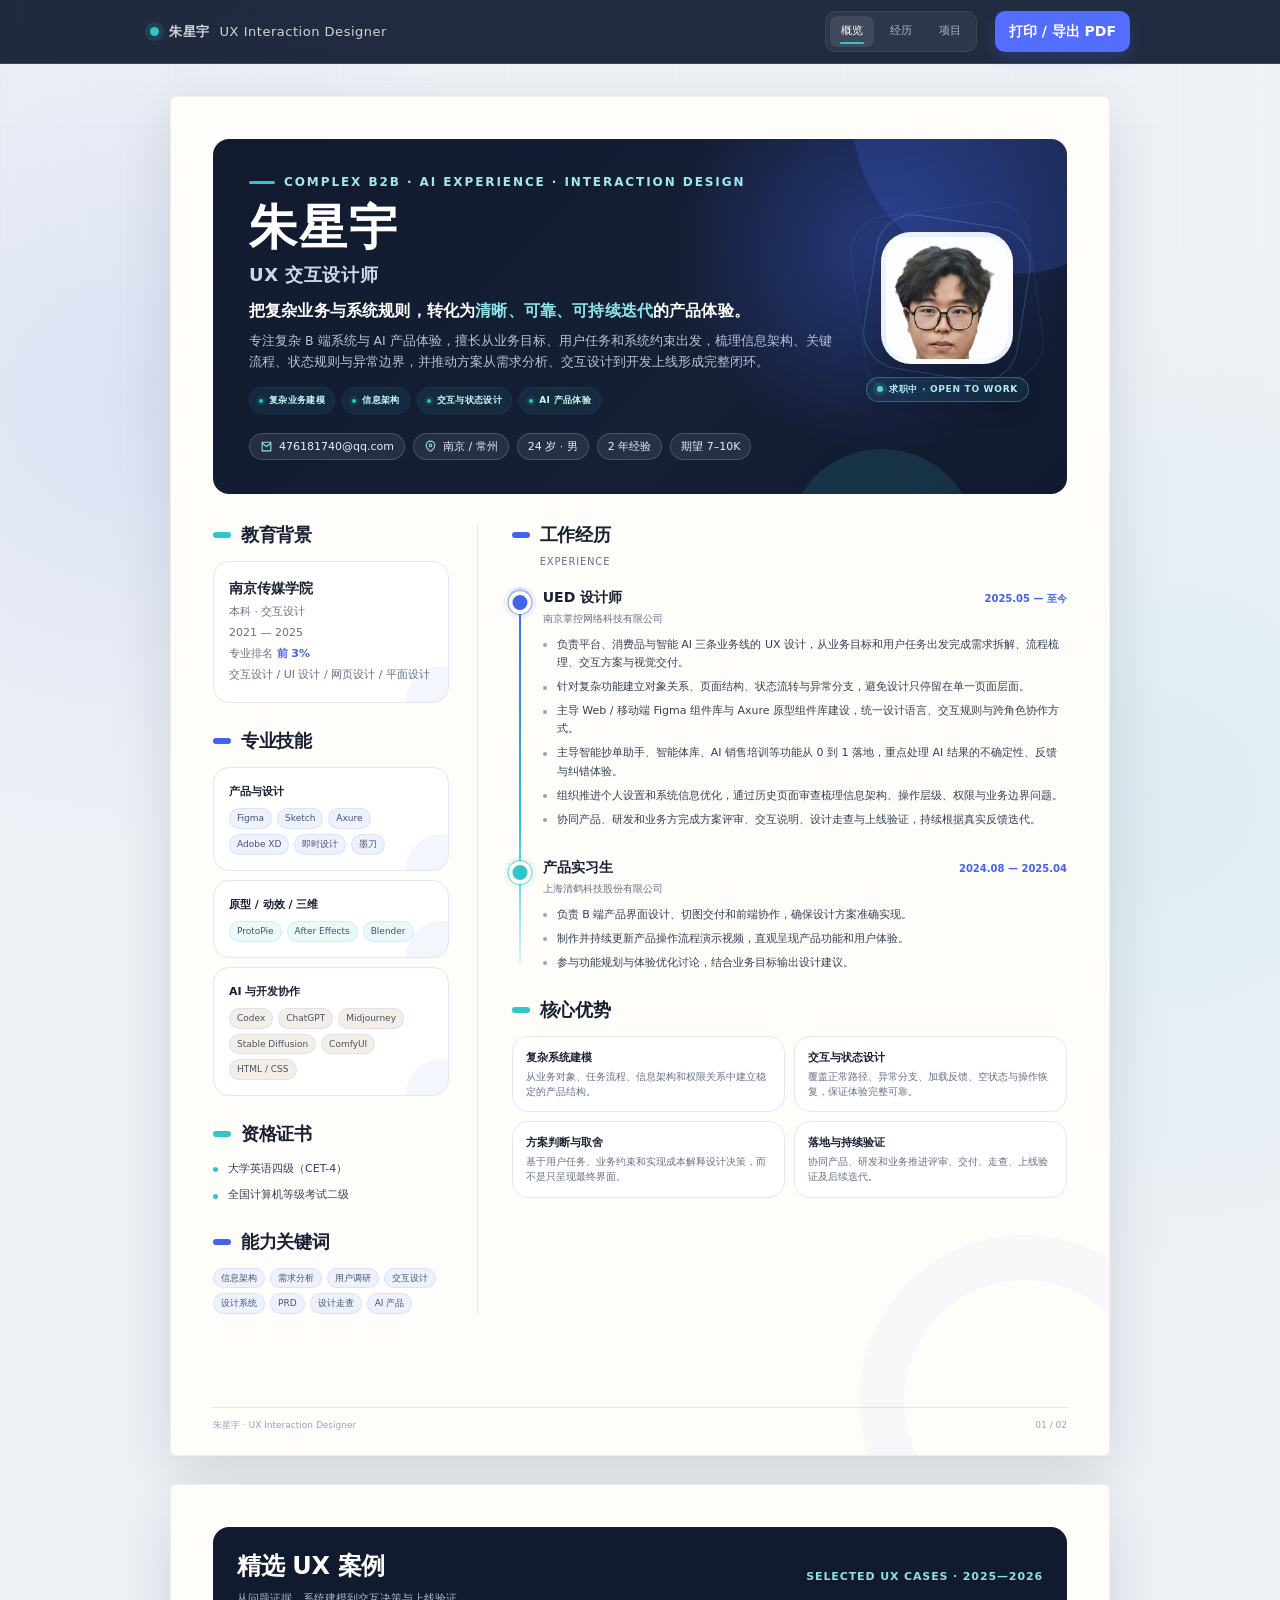
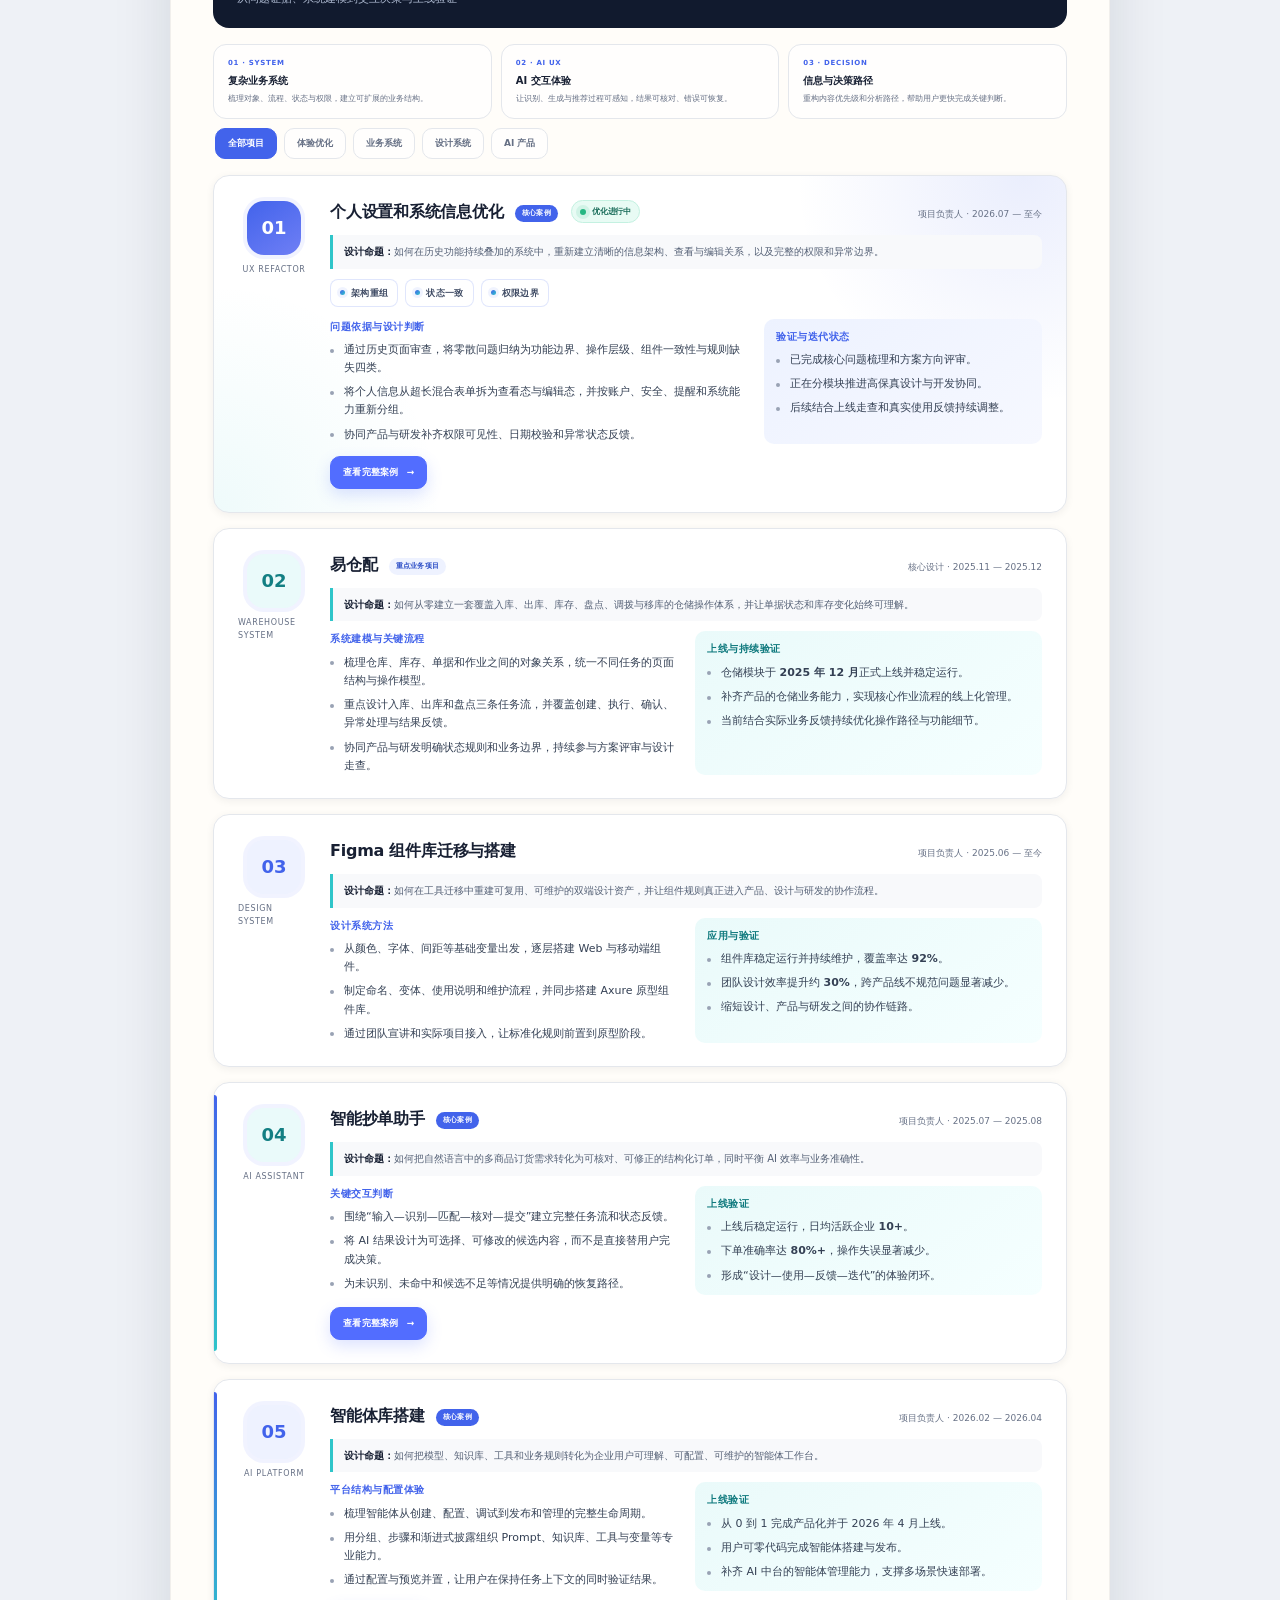
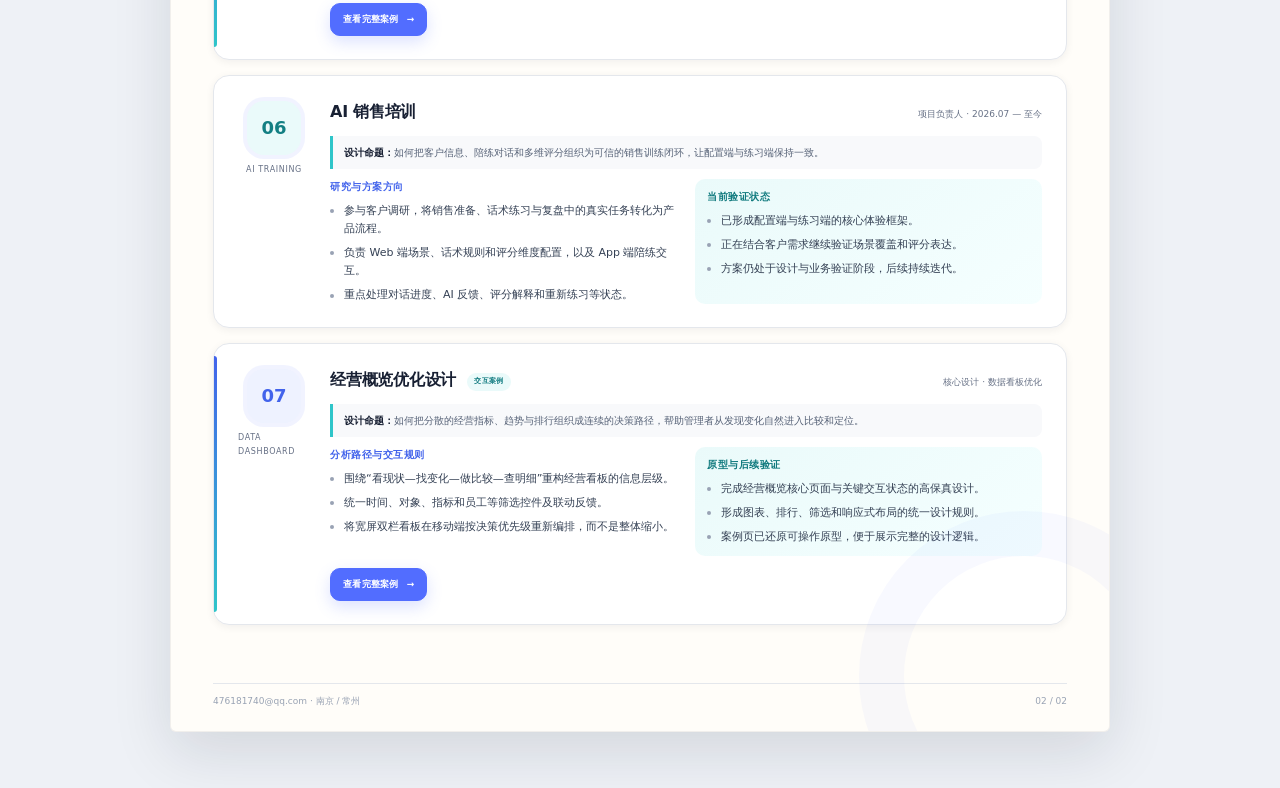
<file: index.html>
<!doctype html>
<html lang="zh-CN">
<head>
  <meta charset="utf-8" />
  <meta name="viewport" content="width=device-width, initial-scale=1" />
  <meta name="description" content="朱星宇｜专注复杂业务系统与 AI 产品体验的 UX 交互设计师作品集" />
  <link rel="icon" href="data:," />
  <title>朱星宇｜UX 交互设计师作品集</title>
  <script>document.documentElement.classList.add("js")</script>
  <style>
    :root {
      --navy: #111a2e;
      --navy-2: #1d2943;
      --blue: #4263eb;
      --cyan: #2fc5c9;
      --ink: #182033;
      --text: #344054;
      --muted: #667085;
      --line: #e4e7ec;
      --paper: #fffdf9;
      --canvas: #eef1f6;
      --soft-blue: #eef2ff;
      --soft-cyan: #eafafa;
      --soft-sand: #f4efe6;
      --white: #ffffff;
      --radius: 18px;
      --shadow: 0 18px 55px rgba(17, 24, 39, 0.12);
    }

    * { box-sizing: border-box; }

    html { scroll-behavior: smooth; }

    body {
      margin: 0;
      color: var(--text);
      background:
        radial-gradient(circle at 10% 10%, rgba(66, 99, 235, .10), transparent 28rem),
        radial-gradient(circle at 90% 20%, rgba(47, 197, 201, .09), transparent 30rem),
        var(--canvas);
      font-family: Inter, "SF Pro Display", "PingFang SC", "Microsoft YaHei", system-ui, -apple-system, sans-serif;
      font-size: 14px;
      line-height: 1.65;
      -webkit-font-smoothing: antialiased;
    }

    ::selection { color: #fff; background: var(--blue); }

    body::before {
      content: "";
      position: fixed;
      z-index: -1;
      inset: 0;
      opacity: .36;
      background-image:
        linear-gradient(rgba(17, 26, 46, .035) 1px, transparent 1px),
        linear-gradient(90deg, rgba(17, 26, 46, .035) 1px, transparent 1px);
      background-size: 42px 42px;
      mask-image: linear-gradient(to bottom, #000, transparent 75%);
      pointer-events: none;
    }

    a { color: inherit; text-decoration: none; }

    .toolbar {
      position: sticky;
      z-index: 20;
      top: 0;
      display: flex;
      align-items: center;
      justify-content: space-between;
      min-height: 64px;
      padding: 10px max(20px, calc((100vw - 980px) / 2));
      color: rgba(255,255,255,.8);
      background: rgba(17, 26, 46, .92);
      border-bottom: 1px solid rgba(255,255,255,.08);
      backdrop-filter: blur(14px);
    }

    .toolbar__brand {
      display: flex;
      align-items: center;
      gap: 10px;
      font-size: 13px;
      letter-spacing: .04em;
    }

    .toolbar__dot {
      width: 9px;
      height: 9px;
      border-radius: 99px;
      background: var(--cyan);
      box-shadow: 0 0 0 5px rgba(47,197,201,.14);
    }

    .toolbar__nav {
      display: flex;
      align-items: center;
      gap: 5px;
      margin-left: auto;
      margin-right: 18px;
      padding: 4px;
      background: rgba(255,255,255,.055);
      border: 1px solid rgba(255,255,255,.07);
      border-radius: 11px;
    }

    .toolbar__nav a {
      position: relative;
      padding: 6px 11px;
      color: #aeb9cf;
      border-radius: 8px;
      font-size: 11px;
      transition: color .2s ease, background .2s ease;
    }

    .toolbar__nav a:hover,
    .toolbar__nav a.is-active { color: #fff; background: rgba(255,255,255,.09); }

    .toolbar__nav a.is-active::after {
      content: "";
      position: absolute;
      right: 10px;
      bottom: 3px;
      left: 10px;
      height: 2px;
      background: var(--cyan);
      border-radius: 3px;
    }

    .toolbar__actions { display: flex; gap: 10px; }

    .button {
      appearance: none;
      border: 0;
      border-radius: 10px;
      padding: 9px 14px;
      color: #fff;
      background: var(--blue);
      font: inherit;
      font-weight: 650;
      cursor: pointer;
      transition: transform .18s ease, background .18s ease;
    }

    .button:hover { transform: translateY(-1px); background: #3451ce; }

    .resume {
      display: grid;
      gap: 28px;
      width: min(100% - 32px, 940px);
      margin: 32px auto 56px;
    }

    .page {
      position: relative;
      overflow: hidden;
      min-height: 1360px;
      padding: 42px;
      background: var(--paper);
      border: 1px solid rgba(17, 24, 39, .06);
      border-radius: 6px;
      box-shadow: var(--shadow);
    }

    .page::after {
      content: "";
      position: absolute;
      inset: auto -80px -110px auto;
      width: 240px;
      height: 240px;
      border-radius: 50%;
      border: 45px solid rgba(66, 99, 235, .035);
      pointer-events: none;
    }

    .hero {
      position: relative;
      overflow: hidden;
      display: grid;
      grid-template-columns: 1fr auto;
      gap: 26px;
      min-height: 230px;
      padding: 34px 36px;
      color: #fff;
      background:
        radial-gradient(circle at var(--mx, 78%) var(--my, 30%), rgba(66, 99, 235, .38), transparent 29%),
        linear-gradient(135deg, #111a2e 0%, #151f36 62%, #10192d 100%);
      border-radius: 26px;
      isolation: isolate;
    }

    .hero::before,
    .hero::after {
      content: "";
      position: absolute;
      border-radius: 50%;
      pointer-events: none;
    }

    .hero::before {
      width: 320px;
      height: 320px;
      right: -105px;
      top: -185px;
      background: rgba(66, 99, 235, .22);
    }

    .hero::after {
      width: 190px;
      height: 190px;
      right: 90px;
      bottom: -145px;
      background: rgba(47, 197, 201, .13);
    }

    .hero__content { position: relative; z-index: 1; }

    .eyebrow {
      display: flex;
      align-items: center;
      gap: 9px;
      margin-bottom: 8px;
      color: #9ee9eb;
      font-size: 12px;
      font-weight: 700;
      letter-spacing: .16em;
      text-transform: uppercase;
    }

    .eyebrow::before {
      content: "";
      width: 26px;
      height: 3px;
      border-radius: 5px;
      background: var(--cyan);
    }

    h1 {
      margin: 0;
      font-size: 48px;
      line-height: 1.12;
      letter-spacing: .04em;
    }

    .role {
      margin: 5px 0 10px;
      color: #cfd7e9;
      font-size: 18px;
      font-weight: 600;
      letter-spacing: .03em;
    }

    .value-proposition {
      max-width: 610px;
      margin: 0 0 7px;
      color: #ffffff;
      font-size: 16px;
      font-weight: 760;
      line-height: 1.5;
      letter-spacing: .01em;
    }

    .value-proposition em {
      color: #8fe4e7;
      font-style: normal;
    }

    .summary {
      max-width: 610px;
      margin: 0;
      color: #b8c3d9;
      font-size: 12.5px;
      line-height: 1.68;
    }

    .hero-tags {
      display: flex;
      flex-wrap: wrap;
      gap: 7px;
      margin-top: 15px;
    }

    .hero-tag {
      display: inline-flex;
      align-items: center;
      gap: 6px;
      padding: 5px 9px;
      color: #c7f7f8;
      background: rgba(47,197,201,.08);
      border: 1px solid rgba(117,231,234,.17);
      border-radius: 7px;
      font-size: 9px;
      font-weight: 700;
      letter-spacing: .04em;
    }

    .hero-tag::before {
      content: "";
      width: 4px;
      height: 4px;
      flex: 0 0 auto;
      border-radius: 50%;
      background: var(--cyan);
      box-shadow: 0 0 0 3px rgba(47,197,201,.10);
    }

    .contacts {
      display: flex;
      flex-wrap: wrap;
      gap: 8px;
      margin-top: 19px;
    }

    .chip {
      display: inline-flex;
      align-items: center;
      gap: 6px;
      padding: 6px 10px;
      color: #e9eeff;
      background: rgba(255,255,255,.08);
      border: 1px solid rgba(255,255,255,.10);
      border-radius: 999px;
      font-size: 11px;
      line-height: 1;
    }

    .chip svg { width: 13px; height: 13px; color: #8fe2e4; }

    .avatar-wrap {
      position: relative;
      z-index: 1;
      align-self: center;
      display: grid;
      justify-items: center;
      gap: 13px;
      min-width: 148px;
      margin-right: 2px;
    }

    .avatar {
      position: relative;
      display: grid;
      place-items: center;
      width: 132px;
      height: 132px;
      border: 5px solid rgba(255,255,255,.14);
      border-radius: 30px;
      background: linear-gradient(145deg, #fff, #dfe8ff);
      box-shadow: 0 18px 32px rgba(0,0,0,.22);
    }

    .avatar::before,
    .avatar::after {
      content: "";
      position: absolute;
      inset: -17px;
      z-index: -1;
      border: 1px solid rgba(142, 226, 228, .22);
      border-radius: 38px;
      transform: rotate(9deg);
      transition: transform .55s cubic-bezier(.2,.8,.2,1);
    }

    .avatar::after {
      inset: -29px;
      border-color: rgba(120,145,255,.13);
      transform: rotate(-8deg);
    }

    .hero:hover .avatar::before { transform: rotate(-3deg); }
    .hero:hover .avatar::after { transform: rotate(4deg); }

    .avatar img {
      display: block;
      width: 100%;
      height: 100%;
      object-fit: cover;
      object-position: 50% 42%;
      border-radius: 24px;
    }

    .avatar-status {
      display: inline-flex;
      align-items: center;
      gap: 6px;
      min-height: 25px;
      padding: 5px 10px;
      color: #bff9fb;
      background: rgba(47,197,201,.10);
      border: 1px solid rgba(131,226,229,.32);
      border-radius: 999px;
      box-shadow: 0 8px 20px rgba(0,0,0,.12);
      font-size: 9px;
      font-weight: 800;
      line-height: 1;
      letter-spacing: .08em;
      white-space: nowrap;
    }

    .avatar-status::before {
      content: "";
      width: 6px;
      height: 6px;
      border-radius: 50%;
      background: #50d9dd;
      box-shadow: 0 0 0 4px rgba(80,217,221,.12);
    }


    .content-grid {
      display: grid;
      margin-top: 30px;
      grid-template-columns: 31% 1fr;
      gap: 34px;
    }

    .sidebar {
      padding-right: 28px;
      border-right: 1px solid var(--line);
    }

    .section { margin-bottom: 27px; }
    .section:last-child { margin-bottom: 0; }

    .section-title {
      display: flex;
      align-items: center;
      gap: 10px;
      margin: 0 0 15px;
      color: var(--ink);
      font-size: 18px;
      line-height: 1.2;
      letter-spacing: .04em;
    }

    .section-title::before {
      content: "";
      width: 18px;
      height: 6px;
      flex: 0 0 auto;
      background: var(--blue);
      border-radius: 10px;
    }

    .section-title.cyan::before { background: var(--cyan); }

    .section-subtitle {
      margin: -7px 0 16px 28px;
      color: var(--muted);
      font-size: 10px;
      letter-spacing: .08em;
      text-transform: uppercase;
    }

    .education-card,
    .skill-card {
      position: relative;
      overflow: hidden;
      padding: 15px;
      background: #fff;
      border: 1px solid var(--line);
      border-radius: 14px;
    }

    .education-card::after,
    .skill-card::after {
      content: "";
      position: absolute;
      right: -28px;
      bottom: -34px;
      width: 70px;
      height: 70px;
      border-radius: 50%;
      background: rgba(66,99,235,.055);
      transition: transform .35s ease;
    }

    .education-card:hover::after, .skill-card:hover::after { transform: scale(1.35); }

    .education-card strong { display: block; color: var(--ink); font-size: 14px; }
    .education-card p { margin: 3px 0; color: var(--muted); font-size: 11px; }
    .education-card em { color: var(--blue); font-style: normal; font-weight: 700; }

    .skill-card { margin-bottom: 9px; }
    .skill-card:last-child { margin-bottom: 0; }
    .skill-card__label { margin-bottom: 7px; color: var(--ink); font-size: 11px; font-weight: 750; }

    .tags { display: flex; flex-wrap: wrap; gap: 5px; }
    .tag {
      padding: 4px 7px;
      color: #46516a;
      background: var(--soft-blue);
      border-radius: 6px;
      font-size: 9px;
      line-height: 1.2;
    }
    .tag.cyan { background: var(--soft-cyan); }
    .tag.sand { background: var(--soft-sand); }

    .plain-list,
    .bullet-list {
      margin: 0;
      padding: 0;
      list-style: none;
    }

    .plain-list li {
      position: relative;
      margin-bottom: 8px;
      padding-left: 15px;
      color: var(--text);
      font-size: 11px;
    }

    .plain-list li::before {
      content: "";
      position: absolute;
      left: 0;
      top: .7em;
      width: 5px;
      height: 5px;
      border-radius: 50%;
      background: var(--cyan);
    }

    .timeline {
      --timeline-axis: 8px;
      position: relative;
    }

    .timeline::before {
      content: "";
      position: absolute;
      left: var(--timeline-axis);
      top: 8px;
      bottom: 9px;
      width: 2px;
      border-radius: 999px;
      background: linear-gradient(to bottom, var(--blue) 0%, var(--cyan) 62%, rgba(47,197,201,.18) 100%);
      transform: translateX(-50%);
      transform-origin: top;
      transition: transform .9s cubic-bezier(.2,.8,.2,1);
    }

    .js .reveal:not(.is-visible) .timeline::before { transform: translateX(-50%) scaleY(0); }

    .job {
      position: relative;
      padding: 0 0 27px 31px;
    }
    .job:last-child { padding-bottom: 0; }

    .job::before {
      content: "";
      position: absolute;
      z-index: 2;
      left: var(--timeline-axis);
      top: 5px;
      width: 15px;
      height: 15px;
      border: 4px solid var(--paper);
      border-radius: 50%;
      background: var(--blue);
      box-shadow: 0 0 0 1px rgba(66,99,235,.62), 0 0 0 5px rgba(66,99,235,.08);
      transform: translateX(-50%);
    }

    .job:first-child::after {
      content: "";
      position: absolute;
      z-index: 1;
      left: var(--timeline-axis);
      top: 2px;
      width: 21px;
      height: 21px;
      border: 1px solid rgba(66,99,235,.28);
      border-radius: 50%;
      transform: translateX(-50%);
      animation: timelinePulse 2.4s ease-out infinite;
    }

    .job:nth-child(2)::before {
      background: var(--cyan);
      box-shadow: 0 0 0 1px rgba(47,197,201,.72), 0 0 0 5px rgba(47,197,201,.08);
    }

    @keyframes timelinePulse {
      0%, 35% { opacity: .72; transform: translateX(-50%) scale(.76); }
      80%, 100% { opacity: 0; transform: translateX(-50%) scale(1.65); }
    }

    .job__head {
      display: flex;
      align-items: baseline;
      justify-content: space-between;
      gap: 18px;
      margin-bottom: 8px;
    }

    .job__title { margin: 0; color: var(--ink); font-size: 14px; }
    .job__company { display: block; margin-top: 2px; color: var(--muted); font-size: 10px; font-weight: 500; }
    .job__date { flex: 0 0 auto; color: var(--blue); font-size: 10px; font-weight: 700; }

    .bullet-list li {
      position: relative;
      margin-bottom: 6px;
      padding-left: 14px;
      font-size: 11px;
      line-height: 1.65;
    }
    .bullet-list li:last-child { margin-bottom: 0; }
    .bullet-list li::before {
      content: "";
      position: absolute;
      left: 0;
      top: .68em;
      width: 4px;
      height: 4px;
      border-radius: 50%;
      background: #99a2b4;
    }

    .advantage-grid {
      display: grid;
      grid-template-columns: 1fr 1fr;
      gap: 9px;
    }

    .advantage {
      position: relative;
      padding: 12px 13px;
      background: #fff;
      border: 1px solid var(--line);
      border-radius: 12px;
    }

    .advantage strong {
      display: block;
      margin-bottom: 3px;
      color: var(--ink);
      font-size: 11px;
    }

    .advantage p { margin: 0; color: var(--muted); font-size: 9.5px; line-height: 1.55; }

    .advantage { transition: transform .25s ease, border-color .25s ease, box-shadow .25s ease; }
    .advantage:hover { transform: translateY(-3px); border-color: rgba(66,99,235,.25); box-shadow: 0 10px 24px rgba(25,35,58,.08); }

    .page-header {
      display: flex;
      align-items: center;
      justify-content: space-between;
      margin-bottom: 24px;
      padding: 20px 24px;
      color: #fff;
      background: var(--navy);
      border-radius: 18px;
    }

    .page-header h2 { margin: 0; font-size: 24px; letter-spacing: .05em; }
    .page-header p { margin: 3px 0 0; color: #aebad1; font-size: 11px; }
    .page-header__mark { color: #8de0e2; font-size: 11px; font-weight: 700; letter-spacing: .08em; }

    .project-filters {
      display: flex;
      align-items: center;
      gap: 7px;
      margin: -9px 0 16px;
      padding-left: 2px;
    }

    .filter-button {
      appearance: none;
      padding: 7px 12px;
      color: var(--muted);
      background: rgba(255,255,255,.72);
      border: 1px solid var(--line);
      border-radius: 999px;
      font: inherit;
      font-size: 9px;
      font-weight: 700;
      cursor: pointer;
      transition: color .2s ease, border-color .2s ease, background .2s ease, transform .2s ease;
    }

    .filter-button:hover { transform: translateY(-1px); border-color: rgba(66,99,235,.28); }
    .filter-button.is-active { color: #fff; background: var(--blue); border-color: var(--blue); }

    .projects { display: grid; gap: 15px; }

    .project {
      position: relative;
      display: grid;
      grid-template-columns: 72px 1fr;
      gap: 20px;
      padding: 23px 24px;
      background: #fff;
      border: 1px solid var(--line);
      border-radius: var(--radius);
      break-inside: avoid;
      transform: translateZ(0);
      transition: opacity .3s ease, transform .3s cubic-bezier(.2,.8,.2,1), border-color .3s ease, box-shadow .3s ease;
    }

    .project:hover {
      z-index: 2;
      border-color: rgba(66,99,235,.23);
      box-shadow: 0 18px 42px rgba(19,29,50,.10);
      transform: translateY(-5px);
    }

    .project.is-hidden { display: none; }

    .project__index {
      display: grid;
      align-content: start;
      justify-items: center;
      gap: 8px;
      padding-top: 2px;
    }

    .project__number {
      display: grid;
      place-items: center;
      width: 54px;
      height: 54px;
      color: var(--blue);
      background: var(--soft-blue);
      border-radius: 17px;
      font-size: 18px;
      font-weight: 850;
    }

    .project:nth-child(even) .project__number { color: #137f83; background: var(--soft-cyan); }
    .project__type { color: var(--muted); font-size: 8px; letter-spacing: .08em; text-transform: uppercase; }

    .project__head {
      display: flex;
      align-items: baseline;
      justify-content: space-between;
      gap: 16px;
      margin-bottom: 10px;
    }
    .project__head h3 { margin: 0; color: var(--ink); font-size: 16px; }
    .project__meta { flex: 0 0 auto; color: var(--muted); font-size: 9px; }

    .project__background {
      margin: 0 0 10px;
      padding: 9px 11px;
      color: #556176;
      background: #f8f9fb;
      border-left: 3px solid var(--cyan);
      border-radius: 0 8px 8px 0;
      font-size: 10px;
      line-height: 1.55;
    }

    .project__background strong { color: var(--ink); font-weight: 800; }

    .project--featured { border-color: rgba(66,99,235,.18); }
    .project--featured::before {
      content: "";
      position: absolute;
      inset: 12px auto 12px 0;
      width: 3px;
      background: linear-gradient(var(--blue), var(--cyan));
      border-radius: 0 4px 4px 0;
    }

    .case-badge {
      display: inline-flex;
      align-items: center;
      margin-left: 6px;
      padding: 3px 7px;
      color: #fff;
      background: var(--blue);
      border-radius: 999px;
      font-size: 7px;
      font-weight: 850;
      letter-spacing: .04em;
      vertical-align: 2px;
    }

    .case-badge--soft { color: #3152c7; background: var(--soft-blue); }
    .case-badge--cyan { color: #117b80; background: var(--soft-cyan); }

    .ux-focus-strip {
      display: grid;
      grid-template-columns: repeat(3, 1fr);
      gap: 9px;
      margin: -8px 0 18px;
    }

    .ux-focus-strip article {
      min-width: 0;
      padding: 13px 14px;
      background: rgba(255,255,255,.78);
      border: 1px solid var(--line);
      border-radius: 13px;
    }

    .ux-focus-strip span { display: block; color: var(--blue); font-size: 7px; font-weight: 850; letter-spacing: .1em; }
    .ux-focus-strip strong { display: block; margin-top: 4px; color: var(--ink); font-size: 10px; }
    .ux-focus-strip p { margin: 3px 0 0; color: var(--muted); font-size: 8px; line-height: 1.5; }

    .project__details {
      display: grid;
      grid-template-columns: 1fr 1fr;
      gap: 18px;
    }

    .project__details h4 {
      margin: 0 0 6px;
      color: var(--blue);
      font-size: 10px;
      letter-spacing: .05em;
    }

    .project__result {
      padding: 10px 12px;
      background: linear-gradient(145deg, var(--soft-cyan), #f5ffff);
      border-radius: 10px;
    }
    .project__result h4 { color: #107a7e; }

    .project-case-link {
      display: inline-flex;
      align-items: center;
      gap: 8px;
      margin-top: 12px;
      padding: 8px 12px;
      color: #fff;
      background: var(--navy);
      border: 1px solid var(--navy);
      border-radius: 9px;
      font-size: 9px;
      font-weight: 800;
      letter-spacing: .03em;
      box-shadow: 0 8px 20px rgba(17,26,46,.14);
      transition: transform .2s ease, background .2s ease, box-shadow .2s ease;
    }

    .project-case-link span {
      display: inline-block;
      transition: transform .2s ease;
    }

    .project-case-link:hover {
      color: #fff;
      background: var(--blue);
      border-color: var(--blue);
      box-shadow: 0 10px 24px rgba(66,99,235,.22);
      transform: translateY(-2px);
    }

    .project-case-link:hover span { transform: translateX(3px); }

    .project--current {
      position: relative;
      overflow: hidden;
      border-color: rgba(66,99,235,.24);
      background:
        radial-gradient(circle at 95% 0%, rgba(66,99,235,.11), transparent 26%),
        radial-gradient(circle at 0% 100%, rgba(47,197,201,.08), transparent 25%),
        #fff;
    }

    .project--current::before {
      content: "";
      position: absolute;
      top: 0;
      right: 0;
      left: 0;
      height: 3px;
      background: linear-gradient(90deg, var(--blue), var(--cyan), #8ae5c1);
    }

    .project--current .project__number {
      color: #fff;
      background: linear-gradient(145deg, var(--blue), #6f7ff5);
      box-shadow: 0 12px 24px rgba(66,99,235,.22);
    }

    .project-status {
      display: inline-flex;
      align-items: center;
      gap: 6px;
      margin-left: 8px;
      padding: 4px 8px;
      color: #176b58;
      background: #e8fbf4;
      border: 1px solid #c4f1e1;
      border-radius: 999px;
      font-size: 8px;
      font-weight: 800;
      vertical-align: 2px;
    }

    .project-status::before {
      content: "";
      width: 6px;
      height: 6px;
      border-radius: 50%;
      background: #25b782;
      box-shadow: 0 0 0 4px rgba(37,183,130,.12);
      animation: statusBlink 1.8s ease-in-out infinite;
    }

    @keyframes statusBlink { 50% { opacity: .45; box-shadow: 0 0 0 7px rgba(37,183,130,0); } }

    .project-focus {
      display: flex;
      flex-wrap: wrap;
      gap: 7px;
      margin: 10px 0 12px;
    }

    .project-focus__item {
      display: inline-flex;
      align-items: center;
      gap: 6px;
      padding: 6px 9px;
      color: #3f4b64;
      background: rgba(255,255,255,.78);
      border: 1px solid rgba(66,99,235,.16);
      border-radius: 8px;
      font-size: 8.5px;
      font-weight: 760;
      letter-spacing: .04em;
    }

    .project-focus__item::before {
      content: "";
      width: 5px;
      height: 5px;
      border-radius: 50%;
      background: linear-gradient(135deg, var(--blue), var(--cyan));
      box-shadow: 0 0 0 3px rgba(66,99,235,.08);
    }

    .project__details--current { grid-template-columns: 1.2fr .8fr; }
    .project__details--current .project__result { background: linear-gradient(145deg, #edf2ff, #f6f8ff); }
    .project__details--current .project__result h4 { color: var(--blue); }

    .js .reveal {
      opacity: 0;
      transform: translateY(18px);
      transition: opacity .65s ease, transform .65s cubic-bezier(.2,.8,.2,1);
    }

    .js .reveal.is-visible { opacity: 1; transform: none; }

    #projects { padding-bottom: 106px; }

    .page-footer {
      position: absolute;
      right: 42px;
      bottom: 22px;
      left: 42px;
      display: flex;
      justify-content: space-between;
      padding-top: 10px;
      color: #98a2b3;
      border-top: 1px solid var(--line);
      font-size: 9px;
    }

    @media (max-width: 760px) {
      body { background: var(--paper); }
      .toolbar { padding-inline: 16px; }
      .toolbar__brand span:last-child, .toolbar__nav { display: none; }
      .resume { width: 100%; margin: 0; gap: 0; }
      .page { min-height: 0; padding: 24px 18px 48px; border: 0; border-radius: 0; box-shadow: none; }
      .hero { grid-template-columns: 1fr; padding: 28px 24px; }
      .avatar-wrap { display: none; }
      h1 { font-size: 39px; }
      .content-grid { grid-template-columns: 1fr; gap: 28px; }
      .sidebar { padding: 0; border: 0; }
      .advantage-grid { grid-template-columns: 1fr; }
      .project { grid-template-columns: 1fr; padding: 20px; }
      .project__index { display: flex; align-items: center; justify-content: flex-start; }
      .project__number { width: 43px; height: 43px; border-radius: 13px; }
      .project__head, .job__head { align-items: flex-start; flex-direction: column; gap: 2px; }
      .project__details, .project__details--current { grid-template-columns: 1fr; }
      .project-focus { margin-top: 9px; }
      #projects { padding-bottom: 48px; }
      .project-filters { overflow-x: auto; padding-bottom: 4px; scrollbar-width: none; }
      .filter-button { flex: 0 0 auto; }
      .page-footer { position: static; margin-top: 28px; }
    }


    /* Mobile layout normalization */
    @media (max-width: 760px) {
      html, body { max-width: 100%; overflow-x: hidden; }
      .toolbar { display: grid; grid-template-columns: minmax(0, 1fr) auto; width: 100%; min-height: 58px; gap: 10px; padding: 8px max(10px, env(safe-area-inset-right)) 8px max(10px, env(safe-area-inset-left)); }
      .toolbar__brand { min-width: 0; }
      .toolbar__brand strong { white-space: nowrap; }
      .toolbar__actions { margin-left: 0; }
      .button { width: 46px; min-height: 38px; padding: 0; font-size: 0; white-space: nowrap; }
      .button::after { content: "导出"; font-size: 10px; }
      .page { width: 100%; padding: 18px 10px 42px; }
      .hero { gap: 0; padding: 27px 18px; border-radius: 20px; }
      .avatar-wrap { display: grid; order: -1; gap: 10px; min-width: 0; margin: 0 auto 22px; }
      .avatar { width: 104px; height: 104px; border-width: 3px; border-radius: 24px; }
      .avatar img { border-radius: 20px; }
      .avatar-status { min-height: 24px; padding: 5px 10px; font-size: 8.5px; }
      .eyebrow { font-size: 9px; letter-spacing: .1em; }
      h1 { font-size: clamp(36px, 12vw, 44px); }
      .role { font-size: 16px; }
      .value-proposition { font-size: 14px; }
      .summary { font-size: 12px; line-height: 1.72; }
      .hero-tag { font-size: 10px; }
      .contacts { display: grid; grid-template-columns: 1fr 1fr; gap: 7px; }
      .chip { min-width: 0; justify-content: center; padding: 8px 7px; font-size: 10.5px; white-space: nowrap; }
      .chip:first-child { grid-column: 1 / -1; }
      .content-grid { gap: 24px; }
      .page-header { align-items: flex-start; flex-direction: column; gap: 10px; margin-bottom: 18px; padding: 18px; border-radius: 15px; }
      .page-header h2 { font-size: 21px; }
      .page-header__mark { font-size: 8px; }
      .ux-focus-strip { grid-template-columns: 1fr; gap: 7px; margin: -3px 0 14px; }
      .ux-focus-strip article { padding: 13px; }
      .ux-focus-strip span { font-size: 9px; }
      .ux-focus-strip strong { font-size: 12px; }
      .ux-focus-strip p { font-size: 10.5px; line-height: 1.65; }
      .tag { font-size: 10px; }
      .project-filters { margin-top: -3px; margin-right: -10px; padding-right: 10px; }
      .projects { gap: 12px; }
      .project { gap: 13px; padding: 17px; border-radius: 16px; }
      .project__index { gap: 10px; }
      .project__number { flex: 0 0 auto; }
      .project__type { font-size: 8.5px; }
      .project__head { margin-bottom: 8px; }
      .project__head h3 { font-size: 15px; line-height: 1.55; }
      .case-badge { margin-left: 4px; white-space: nowrap; vertical-align: 1px; font-size: 8.5px; }
      .project__meta { font-size: 10px; }
      .project__background { padding: 10px 11px; font-size: 10.5px; line-height: 1.65; }
      .project__details { gap: 13px; }
      .project__details h4 { font-size: 10.5px; }
      .project-case-link { width: 100%; min-height: 40px; justify-content: center; font-size: 10px; }
      .page-footer { right: auto; left: auto; gap: 12px; font-size: 8px; }
    }

    @media (max-width: 380px) {
      .contacts { grid-template-columns: 1fr; }
      .chip:first-child { grid-column: auto; }
      .toolbar__brand strong { font-size: 12px; }
      .button { padding-inline: 9px; font-size: 10px; }
    }


    @media (prefers-reduced-motion: reduce) {
      html { scroll-behavior: auto; }
      *, *::before, *::after { animation: none !important; transition-duration: .01ms !important; }
      .js .reveal { opacity: 1; transform: none; }
    }

    @page { size: A4; margin: 0; }

    @media print {
      :root { --paper: #fffdf9; }
      body { margin: 0; background: #fff; print-color-adjust: exact; -webkit-print-color-adjust: exact; }
      .toolbar, .project-filters, .project-case-link, .project--portfolio-only, .ux-focus-strip { display: none !important; }
      .js .reveal { opacity: 1 !important; transform: none !important; }
      .project { display: grid !important; transform: none !important; box-shadow: none !important; }
      .resume { display: block; width: auto; margin: 0; }
      .page {
        width: 210mm;
        height: 297mm;
        min-height: 297mm;
        padding: 10mm;
        border: 0;
        border-radius: 0;
        box-shadow: none;
        page-break-after: always;
      }
      .page:last-child { page-break-after: auto; }
      .hero { min-height: 56mm; padding: 8mm 8mm; border-radius: 5mm; }
      h1 { font-size: 38px; }
      .role { margin-bottom: 5px; font-size: 15px; }
      .value-proposition { margin-bottom: 4px; font-size: 11.5px; line-height: 1.42; }
      .summary { font-size: 9.2px; line-height: 1.5; }
      .contacts { margin-top: 12px; gap: 6px; }
      .chip { padding: 5px 8px; font-size: 8.5px; }
      .avatar-wrap { gap: 2mm; min-width: 33mm; margin-right: 0; }
      .avatar { width: 30mm; height: 30mm; border-radius: 6mm; }
      .avatar-status { min-height: 5mm; padding: 1.2mm 2mm; font-size: 6.5px; }
      .content-grid { grid-template-columns: 30% 1fr; gap: 7mm; margin-top: 6mm; }
      .sidebar { padding-right: 6mm; }
      .section { margin-bottom: 6mm; }
      .section-title { margin-bottom: 3.5mm; font-size: 14px; }
      .section-title::before { width: 13px; height: 4px; }
      .section-subtitle { margin-bottom: 3.5mm; font-size: 7.5px; }
      .education-card, .skill-card { padding: 3mm; border-radius: 2.5mm; }
      .education-card strong { font-size: 11px; }
      .education-card p, .plain-list li, .skill-card__label { font-size: 8.2px; }
      .skill-card { margin-bottom: 2mm; }
      .tag { padding: 2.5px 4.5px; font-size: 7px; }
      .timeline { --timeline-axis: 1.6mm; }
      .job { padding: 0 0 5.5mm 5mm; }
      .job:first-child::after, .project-status::before { animation: none; }
      .job__head { margin-bottom: 2mm; }
      .job__title { font-size: 11px; }
      .job__company, .job__date { font-size: 7.8px; }
      .bullet-list li { margin-bottom: 1.3mm; padding-left: 10px; font-size: 8.2px; line-height: 1.58; }
      .advantage-grid { gap: 2mm; }
      .advantage { padding: 2.7mm 3mm; border-radius: 2mm; }
      .advantage strong { font-size: 8.5px; }
      .advantage p { font-size: 7.3px; }
      .page-header { margin-bottom: 4mm; padding: 4.5mm 6mm; border-radius: 4mm; }
      .page-header h2 { font-size: 20px; }
      .page-header p, .page-header__mark { font-size: 8.5px; }
      .projects { gap: 1.7mm; }
      .project { grid-template-columns: 13mm 1fr; gap: 3mm; padding: 2.5mm 3.5mm; border-radius: 3.2mm; }
      .project__number { width: 11mm; height: 11mm; border-radius: 3mm; font-size: 12px; }
      .project__type { font-size: 6px; }
      .project__head { margin-bottom: 1.5mm; }
      .project__head h3 { font-size: 10.5px; }
      .project__meta { font-size: 6.3px; }
      .project__background { margin-bottom: 1.1mm; padding: 1.1mm 1.8mm; font-size: 6.5px; line-height: 1.42; }
      .project__details { gap: 2.5mm; }
      .project__details h4 { margin-bottom: .6mm; font-size: 7px; }
      #projects .bullet-list li { margin-bottom: .85mm; font-size: 8px; line-height: 1.5; }
      .project__result { padding: 1.5mm 1.8mm; }
      .project-focus { margin: 1.2mm 0 1.4mm; gap: 1mm; }
      .project-focus__item { padding: .9mm 1.4mm; border-radius: 1.5mm; font-size: 6px; }
      .project-status { padding: 2px 5px; font-size: 5.8px; }
      .project__details--current { grid-template-columns: 1.2fr .8fr; }
      #projects { padding-bottom: 10mm; }
      .page-footer { right: 10mm; bottom: 5mm; left: 10mm; font-size: 7px; }
    }
  </style>
  <link rel="stylesheet" href="assets/styles/component-preview.css">
</head>
<body class="component-preview">
  <header class="toolbar" aria-label="简历操作栏">
    <div class="toolbar__brand"><i class="toolbar__dot"></i><strong>朱星宇</strong><span>UX Interaction Designer</span></div>
    <nav class="toolbar__nav" aria-label="页面导航">
      <a href="#profile" class="is-active">概览</a><a href="#experience">经历</a><a href="#projects">项目</a>
    </nav>
    <div class="toolbar__actions"><button class="button" type="button" onclick="window.print()">打印 / 导出 PDF</button></div>
  </header>

  <main class="resume">
    <article class="page" id="profile" aria-label="简历第一页">
      <section class="hero reveal">
        <div class="hero__content">
          <div class="eyebrow">COMPLEX B2B · AI EXPERIENCE · INTERACTION DESIGN</div>
          <h1>朱星宇</h1>
          <p class="role">UX 交互设计师</p>
          <p class="value-proposition">把复杂业务与系统规则，转化为<em>清晰、可靠、可持续迭代</em>的产品体验。</p>
          <p class="summary">专注复杂 B 端系统与 AI 产品体验，擅长从业务目标、用户任务和系统约束出发，梳理信息架构、关键流程、状态规则与异常边界，并推动方案从需求分析、交互设计到开发上线形成完整闭环。</p>
          <div class="hero-tags" aria-label="核心能力"><span class="hero-tag">复杂业务建模</span><span class="hero-tag">信息架构</span><span class="hero-tag">交互与状态设计</span><span class="hero-tag">AI 产品体验</span></div>
          <div class="contacts">
            <a class="chip" href="mailto:476181740@qq.com" aria-label="发送邮件">
              <svg viewBox="0 0 24 24" fill="none" stroke="currentColor" stroke-width="2"><path d="M4 4h16v16H4z"/><path d="m4 6 8 6 8-6"/></svg>476181740@qq.com
            </a>
            <span class="chip"><svg viewBox="0 0 24 24" fill="none" stroke="currentColor" stroke-width="2"><path d="M20 10c0 5-8 11-8 11S4 15 4 10a8 8 0 1 1 16 0Z"/><circle cx="12" cy="10" r="2.5"/></svg>南京 / 常州</span>
            <span class="chip">24 岁 · 男</span>
            <span class="chip">2 年经验</span>
            <span class="chip">期望 7–10K</span>
          </div>
        </div>
        <div class="avatar-wrap">
          <div class="avatar"><img src="assets/images/profile/zxy-avatar.jpg" alt="朱星宇个人头像"></div>
          <span class="avatar-status" aria-label="求职状态：正在寻找新的工作机会">求职中 · OPEN TO WORK</span>
        </div>
      </section>

      <div class="content-grid reveal" id="experience">
        <aside class="sidebar">
          <section class="section">
            <h2 class="section-title cyan">教育背景</h2>
            <div class="education-card">
              <strong>南京传媒学院</strong>
              <p>本科 · 交互设计</p>
              <p>2021 — 2025</p>
              <p>专业排名 <em>前 3%</em></p>
              <p>交互设计 / UI 设计 / 网页设计 / 平面设计</p>
            </div>
          </section>

          <section class="section">
            <h2 class="section-title">专业技能</h2>
            <div class="skill-card">
              <div class="skill-card__label">产品与设计</div>
              <div class="tags"><span class="tag">Figma</span><span class="tag">Sketch</span><span class="tag">Axure</span><span class="tag">Adobe XD</span><span class="tag">即时设计</span><span class="tag">墨刀</span></div>
            </div>
            <div class="skill-card">
              <div class="skill-card__label">原型 / 动效 / 三维</div>
              <div class="tags"><span class="tag cyan">ProtoPie</span><span class="tag cyan">After Effects</span><span class="tag cyan">Blender</span></div>
            </div>
            <div class="skill-card">
              <div class="skill-card__label">AI 与开发协作</div>
              <div class="tags"><span class="tag sand">Codex</span><span class="tag sand">ChatGPT</span><span class="tag sand">Midjourney</span><span class="tag sand">Stable Diffusion</span><span class="tag sand">ComfyUI</span><span class="tag sand">HTML / CSS</span></div>
            </div>
          </section>

          <section class="section">
            <h2 class="section-title cyan">资格证书</h2>
            <ul class="plain-list">
              <li>大学英语四级（CET-4）</li>
              <li>全国计算机等级考试二级</li>
            </ul>
          </section>

          <section class="section">
            <h2 class="section-title">能力关键词</h2>
            <div class="tags">
              <span class="tag">信息架构</span><span class="tag">需求分析</span><span class="tag">用户调研</span><span class="tag">交互设计</span><span class="tag">设计系统</span><span class="tag">PRD</span><span class="tag">设计走查</span><span class="tag">AI 产品</span>
            </div>
          </section>
        </aside>

        <div class="main-column">
          <section class="section">
            <h2 class="section-title">工作经历</h2>
            <p class="section-subtitle">Experience</p>
            <div class="timeline">
              <article class="job">
                <div class="job__head">
                  <h3 class="job__title">UED 设计师<span class="job__company">南京掌控网络科技有限公司</span></h3>
                  <time class="job__date">2025.05 — 至今</time>
                </div>
                <ul class="bullet-list">
                  <li>负责平台、消费品与智能 AI 三条业务线的 UX 设计，从业务目标和用户任务出发完成需求拆解、流程梳理、交互方案与视觉交付。</li>
                  <li>针对复杂功能建立对象关系、页面结构、状态流转与异常分支，避免设计只停留在单一页面层面。</li>
                  <li>主导 Web / 移动端 Figma 组件库与 Axure 原型组件库建设，统一设计语言、交互规则与跨角色协作方式。</li>
                  <li>主导智能抄单助手、智能体库、AI 销售培训等功能从 0 到 1 落地，重点处理 AI 结果的不确定性、反馈与纠错体验。</li>
                  <li>组织推进个人设置和系统信息优化，通过历史页面审查梳理信息架构、操作层级、权限与业务边界问题。</li>
                  <li>协同产品、研发和业务方完成方案评审、交互说明、设计走查与上线验证，持续根据真实反馈迭代。</li>
                </ul>
              </article>

              <article class="job">
                <div class="job__head">
                  <h3 class="job__title">产品实习生<span class="job__company">上海清鹤科技股份有限公司</span></h3>
                  <time class="job__date">2024.08 — 2025.04</time>
                </div>
                <ul class="bullet-list">
                  <li>负责 B 端产品界面设计、切图交付和前端协作，确保设计方案准确实现。</li>
                  <li>制作并持续更新产品操作流程演示视频，直观呈现产品功能和用户体验。</li>
                  <li>参与功能规划与体验优化讨论，结合业务目标输出设计建议。</li>
                </ul>
              </article>
            </div>
          </section>

          <section class="section">
            <h2 class="section-title cyan">核心优势</h2>
            <div class="advantage-grid">
              <div class="advantage"><strong>复杂系统建模</strong><p>从业务对象、任务流程、信息架构和权限关系中建立稳定的产品结构。</p></div>
              <div class="advantage"><strong>交互与状态设计</strong><p>覆盖正常路径、异常分支、加载反馈、空状态与操作恢复，保证体验完整可靠。</p></div>
              <div class="advantage"><strong>方案判断与取舍</strong><p>基于用户任务、业务约束和实现成本解释设计决策，而不是只呈现最终界面。</p></div>
              <div class="advantage"><strong>落地与持续验证</strong><p>协同产品、研发和业务推进评审、交付、走查、上线验证及后续迭代。</p></div>
            </div>
          </section>
        </div>
      </div>

      <footer class="page-footer"><span>朱星宇 · UX Interaction Designer</span><span>01 / 02</span></footer>
    </article>

    <article class="page" id="projects" aria-label="简历第二页">
      <header class="page-header reveal">
        <div><h2>精选 UX 案例</h2><p>从问题证据、系统建模到交互决策与上线验证</p></div>
        <div class="page-header__mark">SELECTED UX CASES · 2025—2026</div>
      </header>

      <section class="ux-focus-strip reveal project--portfolio-only" aria-label="UX 设计能力方向">
        <article><span>01 · SYSTEM</span><strong>复杂业务系统</strong><p>梳理对象、流程、状态与权限，建立可扩展的业务结构。</p></article>
        <article><span>02 · AI UX</span><strong>AI 交互体验</strong><p>让识别、生成与推荐过程可感知，结果可核对、错误可恢复。</p></article>
        <article><span>03 · DECISION</span><strong>信息与决策路径</strong><p>重构内容优先级和分析路径，帮助用户更快完成关键判断。</p></article>
      </section>

      <div class="project-filters reveal" role="group" aria-label="项目筛选">
        <button class="filter-button is-active" type="button" data-filter="all">全部项目</button>
        <button class="filter-button" type="button" data-filter="ux">体验优化</button>
        <button class="filter-button" type="button" data-filter="business">业务系统</button>
        <button class="filter-button" type="button" data-filter="system">设计系统</button>
        <button class="filter-button" type="button" data-filter="ai">AI 产品</button>
      </div>

      <section class="projects reveal">
        <article class="project project--current project--featured" data-category="ux">
          <div class="project__index"><div class="project__number">01</div><div class="project__type">UX Refactor</div></div>
          <div>
            <div class="project__head"><h3>个人设置和系统信息优化 <span class="case-badge">核心案例</span> <span class="project-status">优化进行中</span></h3><span class="project__meta">项目负责人 · 2026.07 — 至今</span></div>
            <p class="project__background"><strong>设计命题：</strong>如何在历史功能持续叠加的系统中，重新建立清晰的信息架构、查看与编辑关系，以及完整的权限和异常边界。</p>
            <div class="project-focus" aria-label="项目优化重点">
              <span class="project-focus__item">架构重组</span>
              <span class="project-focus__item">状态一致</span>
              <span class="project-focus__item">权限边界</span>
            </div>
            <div class="project__details project__details--current">
              <div><h4>问题依据与设计判断</h4><ul class="bullet-list"><li>通过历史页面审查，将零散问题归纳为功能边界、操作层级、组件一致性与规则缺失四类。</li><li>将个人信息从超长混合表单拆为查看态与编辑态，并按账户、安全、提醒和系统能力重新分组。</li><li>协同产品与研发补齐权限可见性、日期校验和异常状态反馈。</li></ul></div>
              <div class="project__result"><h4>验证与迭代状态</h4><ul class="bullet-list"><li>已完成核心问题梳理和方案方向评审。</li><li>正在分模块推进高保真设计与开发协同。</li><li>后续结合上线走查和真实使用反馈持续调整。</li></ul></div>
            </div>
            <a class="project-case-link" href="profile-settings.html" aria-label="查看个人信息与系统设置优化完整项目案例">查看完整案例 <span aria-hidden="true">→</span></a>
          </div>
        </article>

        <article class="project" data-category="business">
          <div class="project__index"><div class="project__number">02</div><div class="project__type">Warehouse System</div></div>
          <div>
            <div class="project__head"><h3>易仓配 <span class="case-badge case-badge--soft">重点业务项目</span></h3><span class="project__meta">核心设计 · 2025.11 — 2025.12</span></div>
            <p class="project__background"><strong>设计命题：</strong>如何从零建立一套覆盖入库、出库、库存、盘点、调拨与移库的仓储操作体系，并让单据状态和库存变化始终可理解。</p>
            <div class="project__details">
              <div><h4>系统建模与关键流程</h4><ul class="bullet-list"><li>梳理仓库、库存、单据和作业之间的对象关系，统一不同任务的页面结构与操作模型。</li><li>重点设计入库、出库和盘点三条任务流，并覆盖创建、执行、确认、异常处理与结果反馈。</li><li>协同产品与研发明确状态规则和业务边界，持续参与方案评审与设计走查。</li></ul></div>
              <div class="project__result"><h4>上线与持续验证</h4><ul class="bullet-list"><li>仓储模块于 <strong>2025 年 12 月</strong>正式上线并稳定运行。</li><li>补齐产品的仓储业务能力，实现核心作业流程的线上化管理。</li><li>当前结合实际业务反馈持续优化操作路径与功能细节。</li></ul></div>
            </div>
          </div>
        </article>

        <article class="project" data-category="system">
          <div class="project__index"><div class="project__number">03</div><div class="project__type">Design System</div></div>
          <div>
            <div class="project__head"><h3>Figma 组件库迁移与搭建</h3><span class="project__meta">项目负责人 · 2025.06 — 至今</span></div>
            <p class="project__background"><strong>设计命题：</strong>如何在工具迁移中重建可复用、可维护的双端设计资产，并让组件规则真正进入产品、设计与研发的协作流程。</p>
            <div class="project__details">
              <div><h4>设计系统方法</h4><ul class="bullet-list"><li>从颜色、字体、间距等基础变量出发，逐层搭建 Web 与移动端组件。</li><li>制定命名、变体、使用说明和维护流程，并同步搭建 Axure 原型组件库。</li><li>通过团队宣讲和实际项目接入，让标准化规则前置到原型阶段。</li></ul></div>
              <div class="project__result"><h4>应用与验证</h4><ul class="bullet-list"><li>组件库稳定运行并持续维护，覆盖率达 <strong>92%</strong>。</li><li>团队设计效率提升约 <strong>30%</strong>，跨产品线不规范问题显著减少。</li><li>缩短设计、产品与研发之间的协作链路。</li></ul></div>
            </div>
          </div>
        </article>

        <article class="project project--featured" data-category="ai">
          <div class="project__index"><div class="project__number">04</div><div class="project__type">AI Assistant</div></div>
          <div>
            <div class="project__head"><h3>智能抄单助手 <span class="case-badge">核心案例</span></h3><span class="project__meta">项目负责人 · 2025.07 — 2025.08</span></div>
            <p class="project__background"><strong>设计命题：</strong>如何把自然语言中的多商品订货需求转化为可核对、可修正的结构化订单，同时平衡 AI 效率与业务准确性。</p>
            <div class="project__details">
              <div><h4>关键交互判断</h4><ul class="bullet-list"><li>围绕“输入—识别—匹配—核对—提交”建立完整任务流和状态反馈。</li><li>将 AI 结果设计为可选择、可修改的候选内容，而不是直接替用户完成决策。</li><li>为未识别、未命中和候选不足等情况提供明确的恢复路径。</li></ul></div>
              <div class="project__result"><h4>上线验证</h4><ul class="bullet-list"><li>上线后稳定运行，日均活跃企业 <strong>10+</strong>。</li><li>下单准确率达 <strong>80%+</strong>，操作失误显著减少。</li><li>形成“设计—使用—反馈—迭代”的体验闭环。</li></ul></div>
            </div>
            <a class="project-case-link" href="voice-order.html" aria-label="查看智能抄单助手完整项目案例">查看完整案例 <span aria-hidden="true">→</span></a>
          </div>
        </article>

        <article class="project project--featured" data-category="ai">
          <div class="project__index"><div class="project__number">05</div><div class="project__type">AI Platform</div></div>
          <div>
            <div class="project__head"><h3>智能体库搭建 <span class="case-badge">核心案例</span></h3><span class="project__meta">项目负责人 · 2026.02 — 2026.04</span></div>
            <p class="project__background"><strong>设计命题：</strong>如何把模型、知识库、工具和业务规则转化为企业用户可理解、可配置、可维护的智能体工作台。</p>
            <div class="project__details">
              <div><h4>平台结构与配置体验</h4><ul class="bullet-list"><li>梳理智能体从创建、配置、调试到发布和管理的完整生命周期。</li><li>用分组、步骤和渐进式披露组织 Prompt、知识库、工具与变量等专业能力。</li><li>通过配置与预览并置，让用户在保持任务上下文的同时验证结果。</li></ul></div>
              <div class="project__result"><h4>上线验证</h4><ul class="bullet-list"><li>从 0 到 1 完成产品化并于 2026 年 4 月上线。</li><li>用户可零代码完成智能体搭建与发布。</li><li>补齐 AI 中台的智能体管理能力，支撑多场景快速部署。</li></ul></div>
            </div>
            <a class="project-case-link" href="agent-platform.html" aria-label="查看智能体库搭建完整项目案例">查看完整案例 <span aria-hidden="true">→</span></a>
          </div>
        </article>

        <article class="project" data-category="ai">
          <div class="project__index"><div class="project__number">06</div><div class="project__type">AI Training</div></div>
          <div>
            <div class="project__head"><h3>AI 销售培训</h3><span class="project__meta">项目负责人 · 2026.07 — 至今</span></div>
            <p class="project__background"><strong>设计命题：</strong>如何把客户信息、陪练对话和多维评分组织为可信的销售训练闭环，让配置端与练习端保持一致。</p>
            <div class="project__details">
              <div><h4>研究与方案方向</h4><ul class="bullet-list"><li>参与客户调研，将销售准备、话术练习与复盘中的真实任务转化为产品流程。</li><li>负责 Web 端场景、话术规则和评分维度配置，以及 App 端陪练交互。</li><li>重点处理对话进度、AI 反馈、评分解释和重新练习等状态。</li></ul></div>
              <div class="project__result"><h4>当前验证状态</h4><ul class="bullet-list"><li>已形成配置端与练习端的核心体验框架。</li><li>正在结合客户需求继续验证场景覆盖和评分表达。</li><li>方案仍处于设计与业务验证阶段，后续持续迭代。</li></ul></div>
            </div>
          </div>
        </article>

        <article class="project project--portfolio-only project--featured" data-category="business">
          <div class="project__index"><div class="project__number">07</div><div class="project__type">Data Dashboard</div></div>
          <div>
            <div class="project__head"><h3>经营概览优化设计 <span class="case-badge case-badge--cyan">交互案例</span></h3><span class="project__meta">核心设计 · 数据看板优化</span></div>
            <p class="project__background"><strong>设计命题：</strong>如何把分散的经营指标、趋势与排行组织成连续的决策路径，帮助管理者从发现变化自然进入比较和定位。</p>
            <div class="project__details">
              <div><h4>分析路径与交互规则</h4><ul class="bullet-list"><li>围绕“看现状—找变化—做比较—查明细”重构经营看板的信息层级。</li><li>统一时间、对象、指标和员工等筛选控件及联动反馈。</li><li>将宽屏双栏看板在移动端按决策优先级重新编排，而不是整体缩小。</li></ul></div>
              <div class="project__result"><h4>原型与后续验证</h4><ul class="bullet-list"><li>完成经营概览核心页面与关键交互状态的高保真设计。</li><li>形成图表、排行、筛选和响应式布局的统一设计规则。</li><li>案例页已还原可操作原型，便于展示完整的设计逻辑。</li></ul></div>
            </div>
            <a class="project-case-link" href="business-overview.html" aria-label="查看经营概览优化设计完整项目案例">查看完整案例 <span aria-hidden="true">→</span></a>
          </div>
        </article>
      </section>

      <footer class="page-footer"><span>476181740@qq.com · 南京 / 常州</span><span>02 / 02</span></footer>
    </article>
  </main>

  <script>
    const revealObserver = new IntersectionObserver((entries) => {
      entries.forEach((entry) => {
        if (entry.isIntersecting) {
          entry.target.classList.add('is-visible');
          revealObserver.unobserve(entry.target);
        }
      });
    }, { threshold: 0.08 });
    document.querySelectorAll('.reveal').forEach((el) => revealObserver.observe(el));

    const hero = document.querySelector('.hero');
    hero?.addEventListener('pointermove', (event) => {
      const rect = hero.getBoundingClientRect();
      hero.style.setProperty('--mx', `${((event.clientX - rect.left) / rect.width) * 100}%`);
      hero.style.setProperty('--my', `${((event.clientY - rect.top) / rect.height) * 100}%`);
    });

    const filterButtons = [...document.querySelectorAll('.filter-button')];
    const projectCards = [...document.querySelectorAll('.project')];
    filterButtons.forEach((button) => button.addEventListener('click', () => {
      const filter = button.dataset.filter;
      filterButtons.forEach((item) => item.classList.toggle('is-active', item === button));
      projectCards.forEach((card) => card.classList.toggle('is-hidden', filter !== 'all' && card.dataset.category !== filter));
    }));

    const navLinks = [...document.querySelectorAll('.toolbar__nav a')];
    const navTargets = navLinks.map((link) => document.querySelector(link.getAttribute('href'))).filter(Boolean);
    const navObserver = new IntersectionObserver((entries) => {
      const visible = entries.filter((entry) => entry.isIntersecting).sort((a,b) => b.intersectionRatio - a.intersectionRatio)[0];
      if (!visible) return;
      navLinks.forEach((link) => link.classList.toggle('is-active', link.getAttribute('href') === `#${visible.target.id}`));
    }, { rootMargin: '-20% 0px -65% 0px', threshold: [0, .1, .5] });
    navTargets.forEach((target) => navObserver.observe(target));
  </script>
</body>
</html>
</file>
<file: assets/styles/component-preview.css>
/*
 * ZXY component preview layer
 * Arco-inspired tokenized component language for the static portfolio.
 * This file is only loaded by the preview copy and does not modify the original site.
 */
.component-preview {
  --ds-primary: #526dff;
  --ds-primary-hover: #3f5be8;
  --ds-primary-soft: #eef2ff;
  --ds-cyan: #2fc5c9;
  --ds-text-1: #172033;
  --ds-text-2: #475467;
  --ds-text-3: #667085;
  --ds-border: #e4e7ec;
  --ds-border-strong: #cfd5e2;
  --ds-surface: #ffffff;
  --ds-radius-sm: 6px;
  --ds-radius-md: 10px;
  --ds-radius-lg: 16px;
  --ds-radius-xl: 22px;
  --ds-shadow-sm: 0 2px 8px rgba(16, 24, 40, .06);
  --ds-shadow-md: 0 12px 30px rgba(16, 24, 40, .10);
  --ds-ease: cubic-bezier(.2,.8,.2,1);
}

.component-preview .toolbar {
  background: rgba(20, 30, 52, .94);
  border-bottom-color: rgba(255,255,255,.12);
}

.component-preview .toolbar__nav,
.component-preview .button,
.component-preview .filter-button,
.component-preview .feature-btn,
.component-preview .mode-tab,
.component-preview .analysis-tab,
.component-preview .chart-toggle,
.component-preview .screen-btn,
.component-preview .icon-button,
.component-preview .demo-button,
.component-preview .project-case-link {
  border-radius: var(--ds-radius-md);
  transition: color .2s var(--ds-ease), background .2s var(--ds-ease), border-color .2s var(--ds-ease), box-shadow .2s var(--ds-ease), transform .2s var(--ds-ease);
}

.component-preview .button,
.component-preview .project-case-link,
.component-preview .demo-button.primary,
.component-preview .demo-button.is-primary {
  background: var(--ds-primary);
  border-color: var(--ds-primary);
  box-shadow: 0 6px 16px rgba(82,109,255,.20);
}

.component-preview .button:hover,
.component-preview .project-case-link:hover,
.component-preview .demo-button.primary:hover,
.component-preview .demo-button.is-primary:hover {
  background: var(--ds-primary-hover);
  border-color: var(--ds-primary-hover);
  box-shadow: 0 9px 22px rgba(82,109,255,.28);
  transform: translateY(-1px);
}

.component-preview .button:focus-visible,
.component-preview .project-case-link:focus-visible,
.component-preview .filter-button:focus-visible,
.component-preview .feature-btn:focus-visible,
.component-preview .mode-tab:focus-visible,
.component-preview .analysis-tab:focus-visible,
.component-preview .chart-toggle:focus-visible,
.component-preview .screen-btn:focus-visible,
.component-preview .icon-button:focus-visible,
.component-preview .demo-button:focus-visible,
.component-preview a:focus-visible {
  outline: 3px solid rgba(82,109,255,.28);
  outline-offset: 2px;
}

.component-preview .page {
  border-radius: var(--ds-radius-sm);
  box-shadow: 0 20px 60px rgba(16,24,40,.12);
}

.component-preview .hero,
.component-preview .page-header,
.component-preview .project,
.component-preview .case,
.component-preview .design-card,
.component-preview .highlight,
.component-preview .detail-card,
.component-preview .principle,
.component-preview .context-card,
.component-preview .outcome-card,
.component-preview .fact,
.component-preview .kpi-card,
.component-preview .education-card,
.component-preview .skill-card,
.component-preview .advantage,
.component-preview .overview-card,
.component-preview .problem,
.component-preview .result,
.component-preview .reflection-card {
  border-radius: var(--ds-radius-lg);
}

.component-preview .project,
.component-preview .case,
.component-preview .design-card,
.component-preview .highlight,
.component-preview .detail-card,
.component-preview .principle,
.component-preview .context-card,
.component-preview .outcome-card,
.component-preview .fact,
.component-preview .kpi-card,
.component-preview .overview-card,
.component-preview .problem,
.component-preview .result,
.component-preview .reflection-card {
  border-color: var(--ds-border);
  box-shadow: var(--ds-shadow-sm);
}

.component-preview .project:hover,
.component-preview .case:hover,
.component-preview .design-card:hover,
.component-preview .highlight:hover,
.component-preview .detail-card:hover,
.component-preview .kpi-card:hover,
.component-preview .overview-card:hover {
  border-color: rgba(82,109,255,.36);
  box-shadow: var(--ds-shadow-md);
  transform: translateY(-2px);
}

.component-preview .tag,
.component-preview .hero-tag,
.component-preview .chip,
.component-preview .case-badge,
.component-preview .project-status,
.component-preview .date-chip,
.component-preview .feature-index,
.component-preview .module-tags span,
.component-preview .branch-tag,
.component-preview .exclude-chip {
  border-radius: 999px;
}

.component-preview .hero-tag,
.component-preview .tag {
  border: 1px solid rgba(82,109,255,.12);
}

.component-preview .chip {
  border-color: rgba(255,255,255,.16);
}

.component-preview .section-title::before,
.component-preview .page-header__mark::before {
  border-radius: 999px;
}

.component-preview .section-title,
.component-preview .page-header h2,
.component-preview .project__head h3,
.component-preview .case h2,
.component-preview .detail-card h3,
.component-preview .highlight h3 {
  letter-spacing: -.015em;
}

.component-preview .project__number,
.component-preview .feature-index,
.component-preview .principle-num,
.component-preview .module-num,
.component-preview .fact-num {
  box-shadow: 0 0 0 4px rgba(82,109,255,.08);
}

.component-preview .lightbox {
  backdrop-filter: blur(10px);
}

.component-preview .lightbox-close {
  border-radius: 999px;
}

@media (max-width: 760px) {
  .component-preview .page {
    border-radius: 0;
    box-shadow: none;
  }

  .component-preview .hero,
  .component-preview .page-header {
    border-radius: var(--ds-radius-xl);
  }

  .component-preview .project,
  .component-preview .case,
  .component-preview .design-card,
  .component-preview .highlight,
  .component-preview .detail-card,
  .component-preview .principle,
  .component-preview .context-card,
  .component-preview .outcome-card,
  .component-preview .fact,
  .component-preview .kpi-card,
  .component-preview .education-card,
  .component-preview .skill-card,
  .component-preview .advantage,
  .component-preview .overview-card,
  .component-preview .problem,
  .component-preview .result,
  .component-preview .reflection-card {
    border-radius: var(--ds-radius-lg);
  }

  .component-preview .project:hover,
  .component-preview .case:hover,
  .component-preview .design-card:hover,
  .component-preview .highlight:hover,
  .component-preview .detail-card:hover,
  .component-preview .kpi-card:hover,
  .component-preview .overview-card:hover {
    transform: none;
  }
}
</file>
